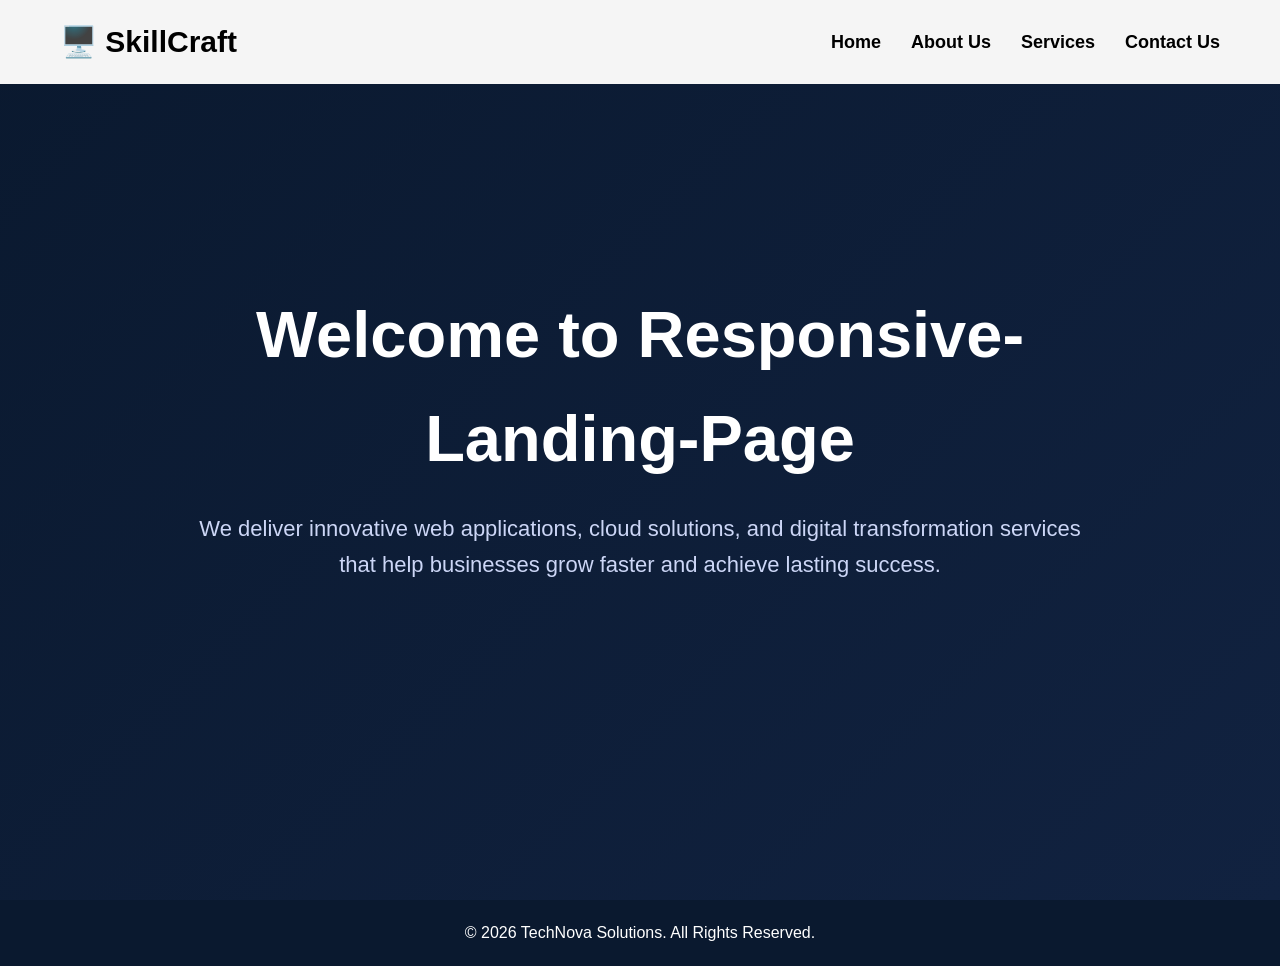
<file: index.html>
<!DOCTYPE html>
<html lang="en">
<head>
<meta charset="UTF-8">
<meta name="viewport" content="width=device-width, initial-scale=1.0">
<title>SkillCraft Technology</title>

<style>
*{
    margin:0;
    padding:0;
    box-sizing:border-box;
    font-family:'Segoe UI',sans-serif;
}

html{
    scroll-behavior:smooth;
}

body{
    line-height:1.6;
}

/* Navigation */

nav{
    position:fixed;
    top:0;
    width:100%;
    background: whitesmoke;
    padding:18px 60px;
    display:flex;
    justify-content:space-between;
    align-items:center;
    z-index:1000;
}

.logo{
    color:black;
    font-size:30px;
    font-weight:bold;
}

nav ul{
    display:flex;
    list-style:none;
}

nav ul li{
    margin-left:30px;
}

nav ul li a{
    text-decoration:none;
    color:black;
    font-size:18px;
    transition:0.3s;
    font-weight:bold
}

nav ul li a:hover{
    color:burlywood;
}

/* Home */

#home{
    height:100vh;
    background:linear-gradient(135deg,#0a192f,#112240);
    color:white;
    display:flex;
    justify-content:center;
    align-items:center;
    text-align:center;
    padding:20px;
}

.hero-content{
    max-width:900px;
}

.hero-content h1{
    font-size:65px;
    margin-bottom:20px;
}

.hero-content p{
    font-size:22px;
    color:#ccd6f6;
    margin-bottom:35px;
}

.buttons{
    display:flex;
    justify-content:center;
    gap:20px;
    flex-wrap:wrap;
}

.btn-primary{
    background:#64ffda;
    color:#0a192f;
    text-decoration:none;
    padding:14px 30px;
    border-radius:8px;
    font-weight:bold;
}

.btn-secondary{
    border:2px solid #64ffda;
    color:#64ffda;
    text-decoration:none;
    padding:14px 30px;
    border-radius:8px;
    font-weight:bold;
}

/* About */

#about{
    padding:100px 50px;
    background:#f8fafc;
    text-align:center;
}

#about h2{
    font-size:45px;
    margin-bottom:25px;
    color:#0a192f;
}

#about p{
    max-width:900px;
    margin:auto;
    font-size:20px;
    color:#475569;
}

/* Services */

#services{
    padding:100px 50px;
    background:#eef2ff;
    text-align:center;
}

#services h2{
    font-size:45px;
    margin-bottom:50px;
    color:#0a192f;
}

.services-container{
    display:flex;
    justify-content:center;
    gap:25px;
    flex-wrap:wrap;
}

.service-card{
    background:white;
    width:320px;
    padding:30px;
    border-radius:15px;
    box-shadow:0 5px 15px rgba(0,0,0,0.1);
}

.service-card h3{
    margin-bottom:15px;
    color:#0a192f;
}

.service-card p{
    color:#64748b;
}

.service-card a{
    display:inline-block;
    margin-top:15px;
    text-decoration:none;
    color:#2563eb;
    font-weight:bold;
}

/* Contact */

#contact{
    padding:100px 20px;
    background:#f1f5f9;
}

.contact-container{
    max-width:1000px;
    margin:auto;
    display:flex;
    flex-wrap:wrap;
    background:white;
    border-radius:15px;
    overflow:hidden;
    box-shadow:0 5px 15px rgba(0,0,0,0.1);
}

.contact-info{
    flex:1;
    background:#0a192f;
    color:white;
    padding:40px;
}

.contact-info h2{
    margin-bottom:20px;
}

.contact-info p{
    margin-bottom:15px;
}

.contact-form{
    flex:1;
    padding:40px;
}

.contact-form h2{
    margin-bottom:20px;
}

.contact-form label{
    display:block;
    margin-top:15px;
    font-weight:600;
}

.contact-form input,
.contact-form textarea{
    width:100%;
    padding:12px;
    margin-top:5px;
    border:1px solid #ccc;
    border-radius:6px;
}

.contact-form button{
    width:100%;
    margin-top:20px;
    padding:12px;
    background:#2563eb;
    color:white;
    border:none;
    border-radius:6px;
    cursor:pointer;
}

/* Footer */

footer{
    background:#0a192f;
    color:white;
    text-align:center;
    padding:20px;
}

/* Responsive */

@media(max-width:768px){

    nav{
        flex-direction:column;
        padding:20px;
    }

    nav ul{
        margin-top:15px;
    }

    .hero-content h1{
        font-size:40px;
    }

    .hero-content p{
        font-size:18px;
    }

    .contact-container{
        flex-direction:column;
    }
}
</style>
</head>

<body>

<nav>
 <div class="logo">🖥️ SkillCraft</div>

    <ul>
        <li><a href="Home.html">Home</a></li>
        <li><a href="About Us.html">About Us</a></li>
        <li><a href="Our Services.html">Services</a></li>
        <li><a href="Contact Us.html">Contact Us</a></li>
    </ul>
</nav>

<section id="home">
    <div class="hero-content">
        <h1>Welcome to Responsive-Landing-Page</h1>

        <p>
            We deliver innovative web applications, cloud solutions,
            and digital transformation services that help businesses
            grow faster and achieve lasting success.
        </p>


    </div>
</section>


<footer>
    <p>© 2026 TechNova Solutions. All Rights Reserved.</p>
</footer>

</body>
</html>
</file>
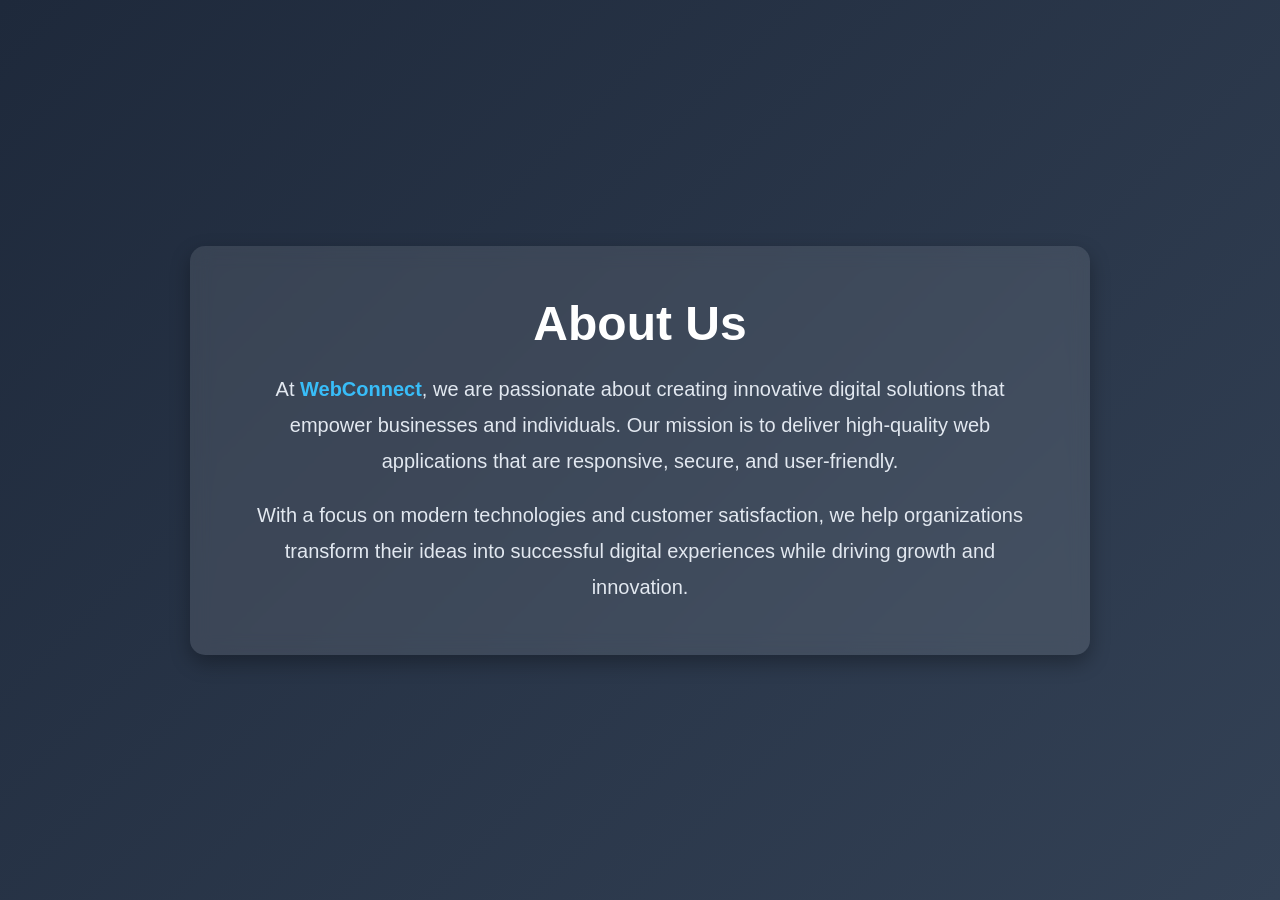
<file: About Us.html>
<!DOCTYPE html>
<html lang="en">
<head>
<meta charset="UTF-8">
<meta name="viewport" content="width=device-width, initial-scale=1.0">
<title>About Us</title>

<style>
*{
    margin:0;
    padding:0;
    box-sizing:border-box;
    font-family:'Segoe UI', sans-serif;
}

#about{
    min-height:100vh;
    background:linear-gradient(135deg,#1e293b,#334155);
    display:flex;
    justify-content:center;
    align-items:center;
    padding:50px 20px;
}

.about-container{
    max-width:900px;
    background:rgba(255,255,255,0.1);
    backdrop-filter:blur(10px);
    padding:50px;
    border-radius:15px;
    text-align:center;
    color:white;
    box-shadow:0 8px 20px rgba(0,0,0,0.3);
}

.about-container h1{
    font-size:48px;
    margin-bottom:20px;
}

.about-container p{
    font-size:20px;
    line-height:1.8;
    color:#e2e8f0;
}

.highlight{
    color:#38bdf8;
    font-weight:bold;
}

@media(max-width:768px){

    .about-container{
        padding:30px;
    }

    .about-container h1{
        font-size:36px;
    }

    .about-container p{
        font-size:18px;
    }
}
</style>

</head>
<body>

<section id="about">
    <div class="about-container">
        <h1>About Us</h1>

        <p>
            At <span class="highlight">WebConnect</span>, we are passionate about
            creating innovative digital solutions that empower businesses and
            individuals. Our mission is to deliver high-quality web applications
            that are responsive, secure, and user-friendly.
        </p>

        <br>

        <p>
            With a focus on modern technologies and customer satisfaction,
            we help organizations transform their ideas into successful
            digital experiences while driving growth and innovation.
        </p>
    </div>
</section>

</body>
</html>
</file>
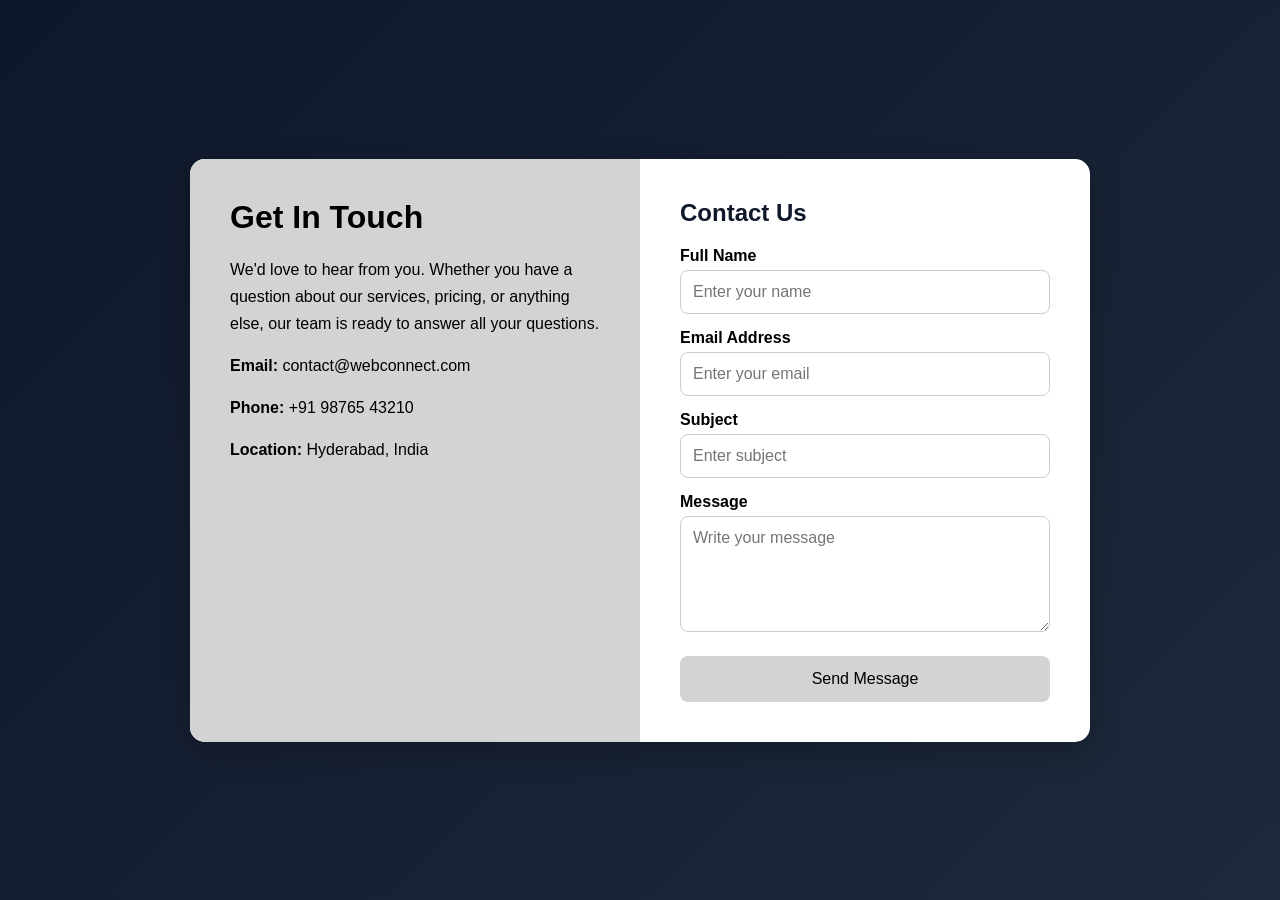
<file: Contact Us.html>
<!DOCTYPE html>
<html lang="en">
<head>
<meta charset="UTF-8">
<meta name="viewport" content="width=device-width, initial-scale=1.0">
<title>Contact Us</title>

<style>
*{
    margin:0;
    padding:0;
    box-sizing:border-box;
    font-family:'Segoe UI',sans-serif;
}

#contact{
    min-height:100vh;
    background:linear-gradient(135deg,#0f172a,#1e293b);
    display:flex;
    justify-content:center;
    align-items:center;
    padding:50px 20px;
}

.contact-container{
    background:white;
    width:900px;
    max-width:100%;
    border-radius:15px;
    overflow:hidden;
    display:flex;
    box-shadow:0 10px 30px rgba(0,0,0,0.2);
}

.contact-info{
    flex:1;
    background:lightgrey;
    color:black;
    padding:40px;
}

.contact-info h2{
    margin-bottom:20px;
    font-size:32px;
}

.contact-info p{
    margin-bottom:15px;
    line-height:1.7;
}

.contact-form{
    flex:1;
    padding:40px;
}

.contact-form h2{
    margin-bottom:20px;
    color:#0f172a;
}

.contact-form label{
    display:block;
    margin-top:15px;
    font-weight:600;
}

.contact-form input,
.contact-form textarea{
    width:100%;
    padding:12px;
    margin-top:5px;
    border:1px solid #ccc;
    border-radius:8px;
    font-size:16px;
}

.contact-form button{
    margin-top:20px;
    width:100%;
    padding:14px;
    background:lightgrey;
    color:black;
    border:none;
    border-radius:8px;
    font-size:16px;
    cursor:pointer;
}

.contact-form button:hover{
    background: black;
    color: white;
}

@media(max-width:768px){

    .contact-container{
        flex-direction:column;
    }
}
</style>

</head>
<body>

<section id="contact">

    <div class="contact-container">

        <div class="contact-info">
            <h2>Get In Touch</h2>

            <p>
                We'd love to hear from you. Whether you have a question
                about our services, pricing, or anything else, our team
                is ready to answer all your questions.
            </p>

            <p><strong>Email:</strong> contact@webconnect.com</p>
            <p><strong>Phone:</strong> +91 98765 43210</p>
            <p><strong>Location:</strong> Hyderabad, India</p>
        </div>

        <div class="contact-form">

            <h2>Contact Us</h2>

            <form>
                <label for="name">Full Name</label>
                <input type="text" id="name" placeholder="Enter your name">

                <label for="email">Email Address</label>
                <input type="email" id="email" placeholder="Enter your email">

                <label for="subject">Subject</label>
                <input type="text" id="subject" placeholder="Enter subject">

                <label for="message">Message</label>
                <textarea id="message" rows="5" placeholder="Write your message"></textarea>

                <button type="submit">Send Message</button>
            </form>

        </div>

    </div>

</section>

</body>
</html>
</file>
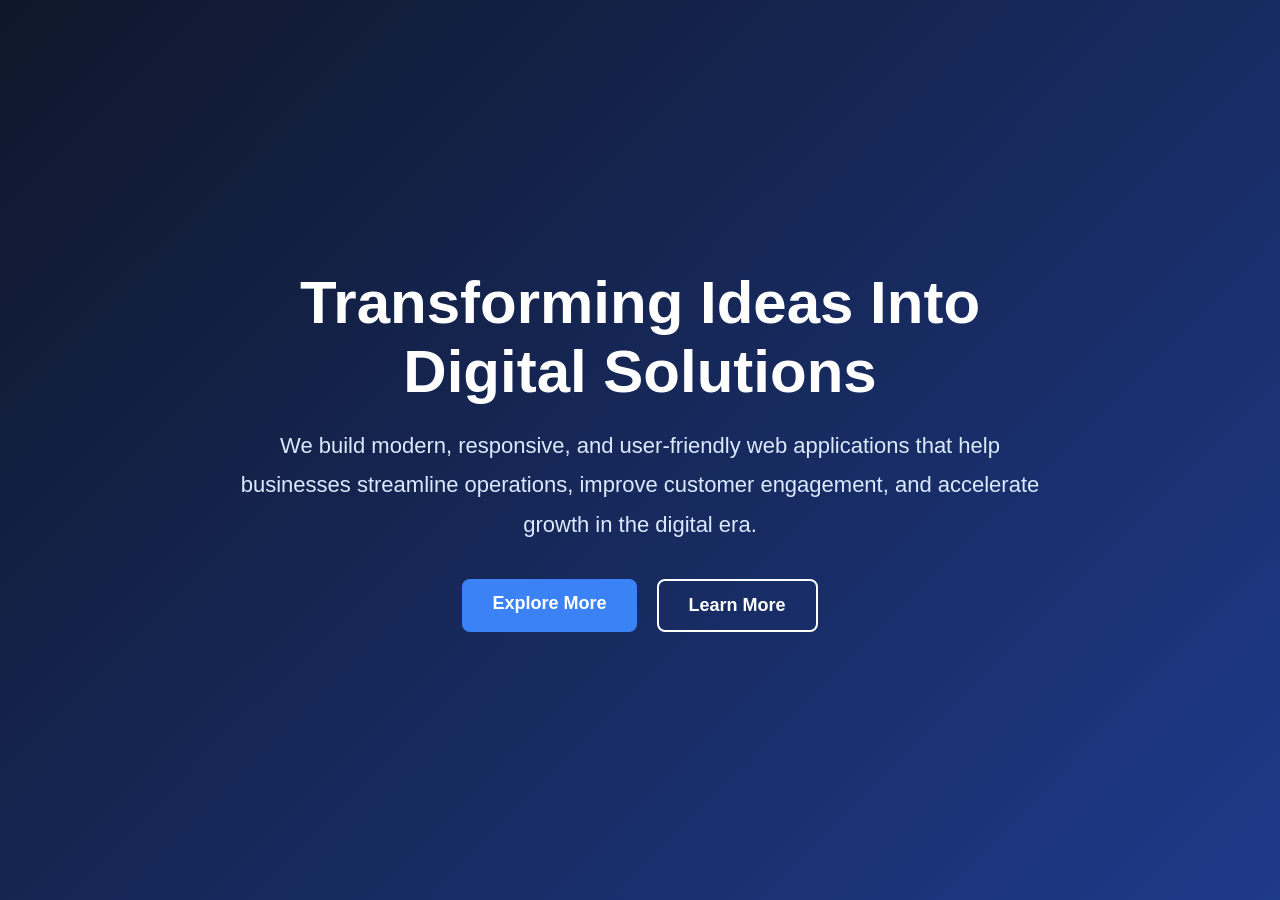
<file: Home.html>
<!DOCTYPE html>
<html lang="en">
<head>
<meta charset="UTF-8">
<meta name="viewport" content="width=device-width, initial-scale=1.0">
<title>WebConnect</title>

<style>
*{
    margin:0;
    padding:0;
    box-sizing:border-box;
    font-family:'Segoe UI', Tahoma, Geneva, Verdana, sans-serif;
}

#home{
    height:100vh;
    background:linear-gradient(135deg,#0f172a,#1e3a8a);
    display:flex;
    justify-content:center;
    align-items:center;
    text-align:center;
    color:white;
    padding:20px;
}

.hero-content{
    max-width:800px;
}

.hero-content h1{
    font-size:60px;
    margin-bottom:20px;
    font-weight:700;
}

.hero-content p{
    font-size:22px;
    line-height:1.8;
    margin-bottom:35px;
    color:#dbeafe;
}

.buttons{
    display:flex;
    justify-content:center;
    gap:20px;
    flex-wrap:wrap;
}

.btn-primary{
    text-decoration:none;
    background:#3b82f6;
    color:white;
    padding:14px 30px;
    border-radius:8px;
    font-size:18px;
    font-weight:600;
    transition:0.3s;
}

.btn-primary:hover{
    background:#2563eb;
}

.btn-secondary{
    text-decoration:none;
    border:2px solid white;
    color:white;
    padding:14px 30px;
    border-radius:8px;
    font-size:18px;
    font-weight:600;
    transition:0.3s;
}

.btn-secondary:hover{
    background:white;
    color:#0f172a;
}

@media(max-width:768px){

    .hero-content h1{
        font-size:40px;
    }

    .hero-content p{
        font-size:18px;
    }
}
</style>

</head>
<body>

<section id="home">
    <div class="hero-content">
        <h1>Transforming Ideas Into Digital Solutions</h1>

        <p>
            We build modern, responsive, and user-friendly web applications
            that help businesses streamline operations, improve customer
            engagement, and accelerate growth in the digital era.
        </p>

        <div class="buttons">
            <a href="https://www.google.com/chrome/" class="btn-primary" target="_blank">Explore More</a>

<a href="https://developer.mozilla.org/en-US/docs/Web" class="btn-secondary" target="_blank">Learn More</a>
        </div>
    </div>
</section>

</body>
</html>
</file>
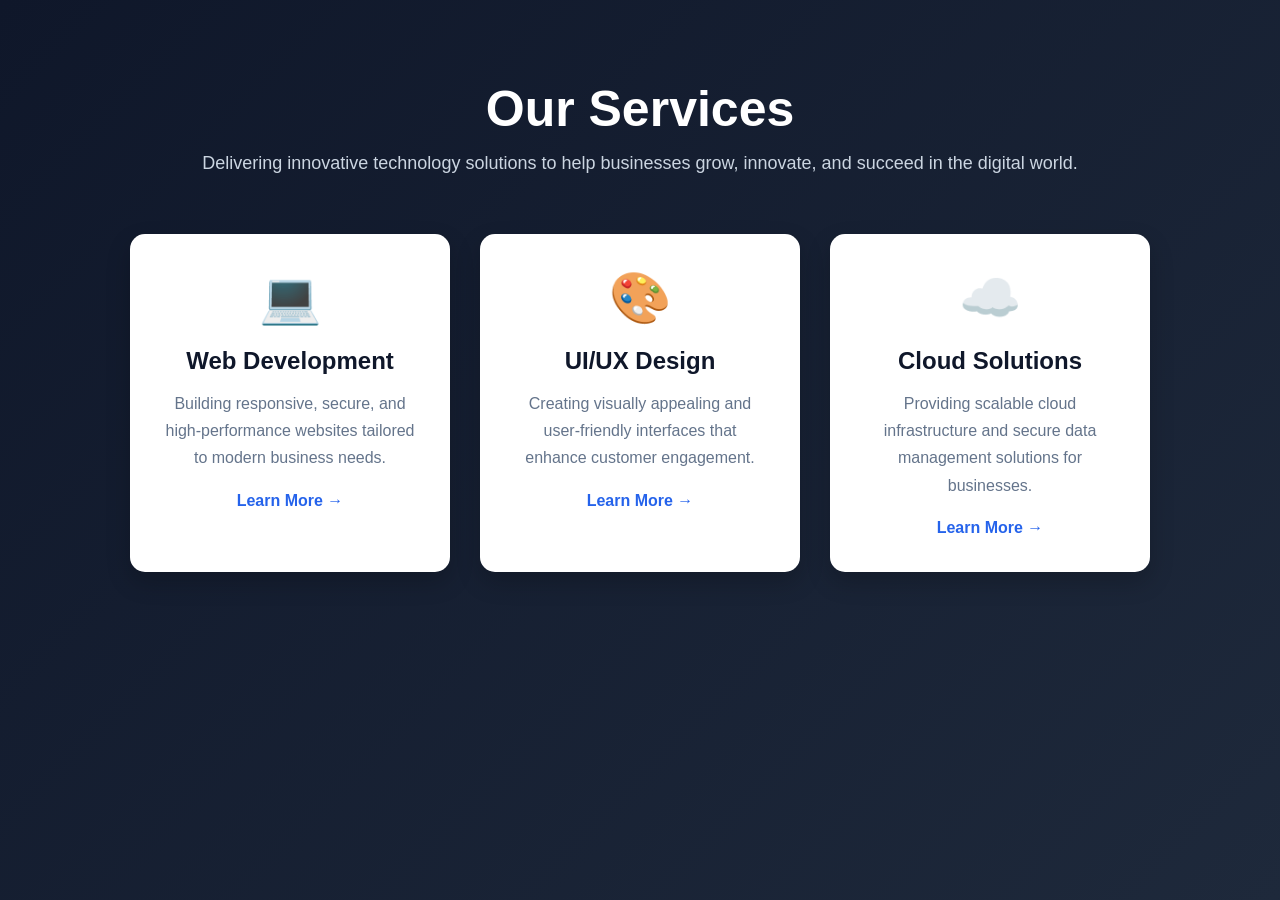
<file: Our Services.html>
<!DOCTYPE html>
<html lang="en">
<head>
<meta charset="UTF-8">
<meta name="viewport" content="width=device-width, initial-scale=1.0">
<title>Our Services</title>

<style>
*{
    margin:0;
    padding:0;
    box-sizing:border-box;
    font-family:'Segoe UI',sans-serif;
}

#services{
    min-height:100vh;
    background:linear-gradient(135deg,#0f172a,#1e293b);
    padding:80px 20px;
}

.section-title{
    text-align:center;
    color:white;
    margin-bottom:60px;
}

.section-title h1{
    font-size:50px;
    margin-bottom:15px;
}

.section-title p{
    font-size:18px;
    color:#cbd5e1;
}

.services-container{
    display:flex;
    justify-content:center;
    gap:30px;
    flex-wrap:wrap;
}

.service-card{
    background:white;
    width:320px;
    padding:35px;
    border-radius:15px;
    text-align:center;
    box-shadow:0 10px 25px rgba(0,0,0,0.2);
    transition:0.4s ease;
}

.service-card:hover{
    transform:translateY(-10px);
}

.service-icon{
    font-size:50px;
    margin-bottom:20px;
}

.service-card h3{
    color:#0f172a;
    margin-bottom:15px;
    font-size:24px;
}

.service-card p{
    color:#64748b;
    line-height:1.7;
    margin-bottom:20px;
}

.service-card a{
    text-decoration:none;
    color:#2563eb;
    font-weight:600;
}

.service-card a:hover{
    text-decoration:underline;
}

@media(max-width:768px){

    .section-title h1{
        font-size:38px;
    }

    .service-card{
        width:90%;
    }
}
</style>

</head>
<body>

<section id="services">

    <div class="section-title">
        <h1>Our Services</h1>
        <p>
            Delivering innovative technology solutions to help businesses
            grow, innovate, and succeed in the digital world.
        </p>
    </div>

    <div class="services-container">

        <div class="service-card">
            <div class="service-icon">💻</div>
            <h3>Web Development</h3>
            <p>
                Building responsive, secure, and high-performance websites
                tailored to modern business needs.
            </p>
            <a href="https://developer.mozilla.org/en-US/docs/Learn_web_development" target="_blank">
    Learn More →
</a>
        </div>

        <div class="service-card">
            <div class="service-icon">🎨</div>
            <h3>UI/UX Design</h3>
            <p>
                Creating visually appealing and user-friendly interfaces
                that enhance customer engagement.
            </p>
            <a href="https://www.interaction-design.org/literature/topics/ui-design" target="_blank">
    Learn More →
</a>
        </div>

        <div class="service-card">
            <div class="service-icon">☁️</div>
            <h3>Cloud Solutions</h3>
            <p>
                Providing scalable cloud infrastructure and secure data
                management solutions for businesses.
            </p>
            <a href="https://aws.amazon.com/what-is-cloud-computing/" target="_blank">
    Learn More →
</a>
        </div>

    </div>

</section>

</body>
</html>
</file>
